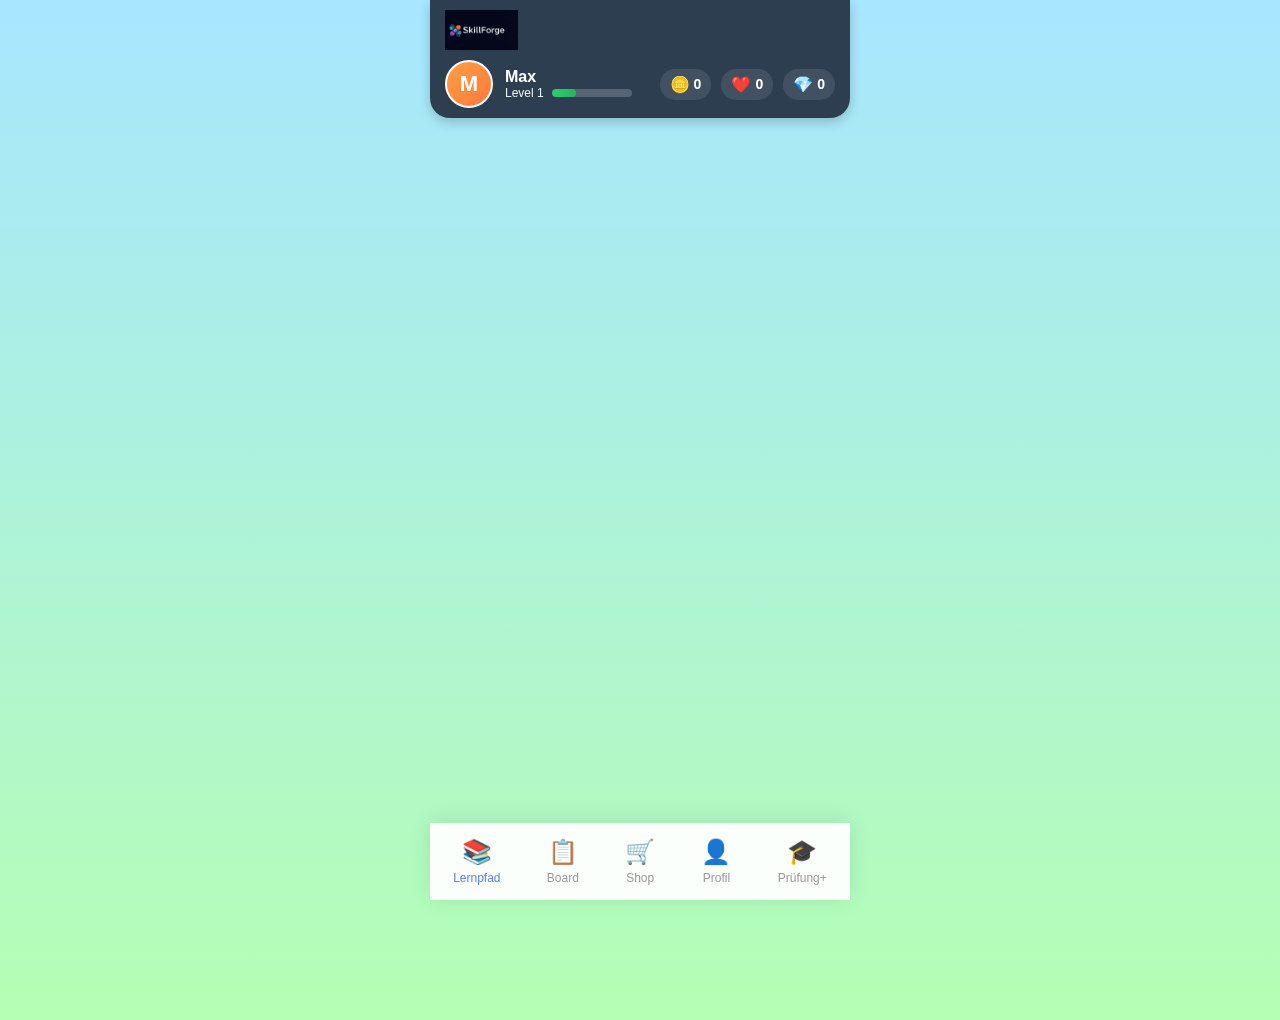
<file: index.html>
<!DOCTYPE html>
<html lang="de">
<head>
    <meta charset="UTF-8">
    <meta name="viewport" content="width=device-width, initial-scale=1.0">
    <title>SkillForge – Dein Lernabenteuer</title>
    <link rel="stylesheet" href="styles.css">

    <style>
        #pruefungPlusScreen.active {
            display: block !important;
        }
    </style>

    <style>
        .code-result-form {
            display: flex;
            flex-direction: column;
            gap: 20px;
        }
        .code-result-call {
            border: 1px solid #e0e0e0;
            border-radius: 8px;
            padding: 15px;
            background-color: #f9f9f9;
        }
        .code-result-call h4 {
            margin-top: 0;
            color: #333;
        }
        .param-table {
            width: 100%;
            border-collapse: collapse;
            margin-bottom: 15px;
            font-size: 0.9em;
        }
        .param-table th, .param-table td {
            border: 1px solid #ddd;
            padding: 8px;
            text-align: center;
        }
        .param-table th {
            background-color: #f2f2f2;
            font-weight: 600;
        }
        .code-result-row {
            display: flex;
            align-items: center;
            gap: 10px;
        }
        .code-result-row label {
            font-weight: 500;
        }
        .code-result-row input {
            flex-grow: 1;
        }

        /* KORREKTUR: Neue Stile für Syntax-Hervorhebung */
        pre.code-snippet {
            background-color: #2d2d2d;
            color: #f8f8f2;
            padding: 15px;
            border-radius: 8px;
            overflow-x: auto;
            white-space: pre-wrap;
            word-wrap: break-word;
        }
        .code-keyword { color: #ff79c6; font-weight: bold; }
        .code-variable { color: #8be9fd; }
        .code-operator { color: #f1fa8c; }
        .code-function-name { color: #50fa7b; }
        .code-params { color: #ffb86c; }

    </style>
</head>
<body>
    <div class="phone-container">

        <div class="skillforge-header">
            <div class="header-logo">
                <img src="data/skillforge_brand.png" alt="SkillForge Logo" />
            </div>

            <div class="header-user-area">
                <div class="user-info">
                    <div class="user-avatar">M</div>
                    <div class="user-details">
                        <div class="user-name">Max</div>
                        <div class="user-level-progress">
                            <div class="level-label" id="userLevel">Level 1</div>
                            <div class="xp-bar">
                                <div class="xp-fill" id="levelXpFill" style="width: 30%;"></div>
                            </div>
                        </div>
                    </div>
                </div>
                <div class="resources">
                    <div class="resource-item"><span class="coin-icon">🪙</span><span id="coinCount">0</span></div>
                    <div class="resource-item"><span class="heart-icon">❤️</span><span id="heartCount">0</span></div>
                    <div class="resource-item"><span class="gem-icon">💎</span><span id="gemCount">0</span></div>
                </div>
            </div>
        </div>

        <div class="learning-path active" id="mapScreen"></div>
        <div class="screen" id="boardScreen"><h2>Board (in Arbeit)</h2></div>
        <div class="screen" id="shopScreen"></div>
        <div class="screen" id="profileScreen"></div>

        <div class="screen" id="pruefungPlusScreen">
            </div>

        <div class="bottom-nav">
            <div class="nav-item active" data-screen="mapScreen"><div class="nav-icon">📚</div><div class="nav-label">Lernpfad</div></div>
            <div class="nav-item" data-screen="boardScreen"><div class="nav-icon">📋</div><div class="nav-label">Board</div></div>
            <div class="nav-item" data-screen="shopScreen"><div class="nav-icon">🛒</div><div class="nav-label">Shop</div></div>
            <div class="nav-item" data-screen="profileScreen"><div class="nav-icon">👤</div><div class="nav-label">Profil</div></div>
            <div class="nav-item" data-screen="pruefungPlusScreen"><div class="nav-icon">🎓</div><div class="nav-label">Prüfung+</div></div>
        </div>

        <div class="modal main-lern-modal" id="lernModal">
            <div class="modal-content lern-container">
                <div class="lern-header">
                    <h2 id="lernModalTitle">Lernen</h2>
                    <span class="close-button" id="closeLernBtn">&times;</span>
                </div>
                <div class="lern-nav">
                    <button class="lern-nav-btn active" data-tab="lernenTab">1. Lernen</button>
                    <button class="lern-nav-btn" data-tab="anwendenTab">2. Anwenden</button>
                    <button class="lern-nav-btn" data-tab="prüfenTab">3. Prüfen</button>
                </div>
                <div class="lern-content">
                    <div class="lern-tab active" id="lernenTab">
                        <h3>Beschreibung</h3>
                        <p id="lernenBeschreibung"></p>
                    </div>
                    <div class="lern-tab" id="anwendenTab">
                        <h3>Simulation</h3>
                        <p id="anwendenAnleitung"></p>
                        <div id="simulationInput" class="simulation-input"></div>
                        <button id="simulierenBtn" class="quiz-btn primary">Simulieren</button>
                        <div id="simulationOutput" class="simulation-output"></div>
                    </div>
                    <div class="lern-tab" id="prüfenTab">
                        <h3>Wissenstest</h3>
                        <p>Bist du bereit, dein Wissen zu testen?</p>
                        <button id="startQuizBtn" class="quiz-btn primary">Quiz starten</button>
                    </div>
                </div>
            </div>
        </div>

        <div class="modal zusatz-modal" id="zusatzModulModal">
            <div class="modal-content zusatz-container">
                <div class="lern-header">
                    <h2 id="zusatzModulTitle">Interaktives Modul</h2>
                    <span class="close-button" id="closeZusatzModulBtn">&times;</span>
                </div>
                <div class="zusatz-modul-content" id="zusatzModulContent"></div>
            </div>
        </div>

        <div class="modal quiz-modal" id="quizModal">
            <div class="quiz-container">
                <div class="quiz-header">
                    <div class="close-quiz" id="closeQuizBtn">&times;</div>
                    <div class="quiz-progress"><div class="progress-bar"><div id="progressFill" class="progress-fill" style="width:0"></div></div></div>
                    <div class="quiz-score">⭐ <span id="quizScore">0</span></div>
                </div>
                <div class="question-container">
                    <div id="questionNumber" class="question-number"></div>
                    <div id="questionText" class="question-text"></div>
                    <div id="answerOptions" class="answer-options"></div>
                </div>
                <div id="explanationBox" class="explanation-box"><div id="explanationText"></div></div>
                <div class="quiz-navigation">
                    <button id="prevBtn" class="quiz-btn secondary" style="display: none;">Zurück</button>
                    <button id="nextBtn" class="quiz-btn primary">Weiter</button>
                </div>
            </div>
        </div>

        <div class="modal quiz-modal" id="resultsModal">
            <div class="quiz-container results-container">
                <div id="resultEmoji" class="result-animation">🎉</div>
                <h2 id="resultTitle" class="result-title">Geschafft!</h2>
                <div class="result-score" id="finalScore">0/0</div>
                <div class="reward-container">
                    <div class="reward-title">Deine Belohnungen:</div>
                    <div class="rewards">
                        <div class="reward-item"><div class="reward-icon">🪙</div><div id="coinsEarned" class="reward-amount"></div><div class="reward-label">Münzen</div></div>
                        <div class="reward-item"><div class="reward-icon">⭐</div><div id="starsEarned" class="reward-amount"></div><div class="reward-label">Sterne</div></div>
                        <div class="reward-item"><div class="reward-icon">🎯</div><div id="xpEarned" class="reward-amount"></div><div class="reward-label">XP</div></div>
                    </div>
                </div>
                <div class="quiz-navigation">
                    <button id="reviewAnswersBtn" class="quiz-btn secondary">Antworten prüfen</button>
                    <button id="backToMapBtn" class="quiz-btn primary">Weiter</button>
                </div>
            </div>
        </div>
    </div>

    <script type="module" src="definitions.js" defer></script>
    <script type="module" src="data/lernfelder.js" defer></script>
    <script type="module" src="data/wissensgraph.js" defer></script>
    <script type="module" src="data/zusatzmodule.js" defer></script>
    <script type="module" src="services/lernlogik.service.js" defer></script>
    <script type="module" src="shopItems.js" defer></script>
    <script type="module" src="quizLogic.js" defer></script>
    <script type="module" src="zusatzModuleLogic.js" defer></script>
    <script type="module" src="uiLogic.js" defer></script>
    <script type="module" src="main.js" defer></script>
  </body>
</html>
</file>
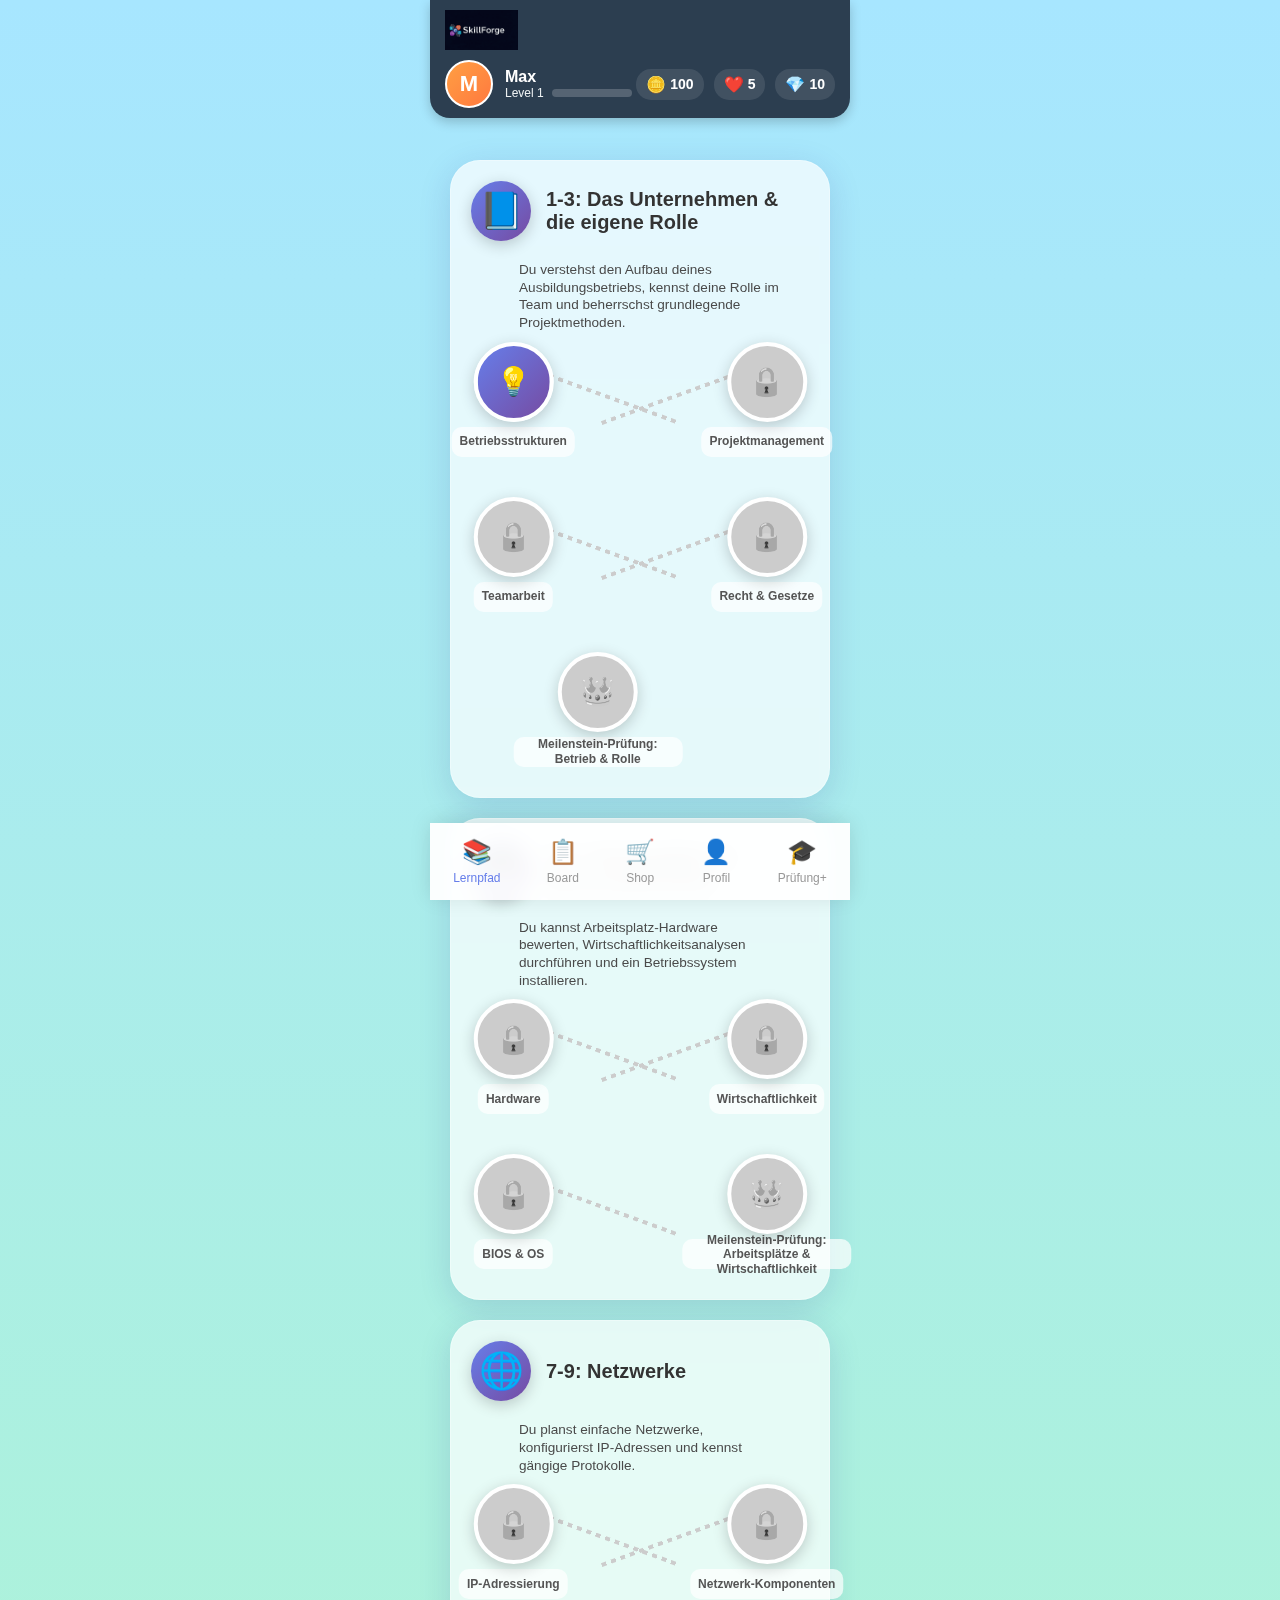
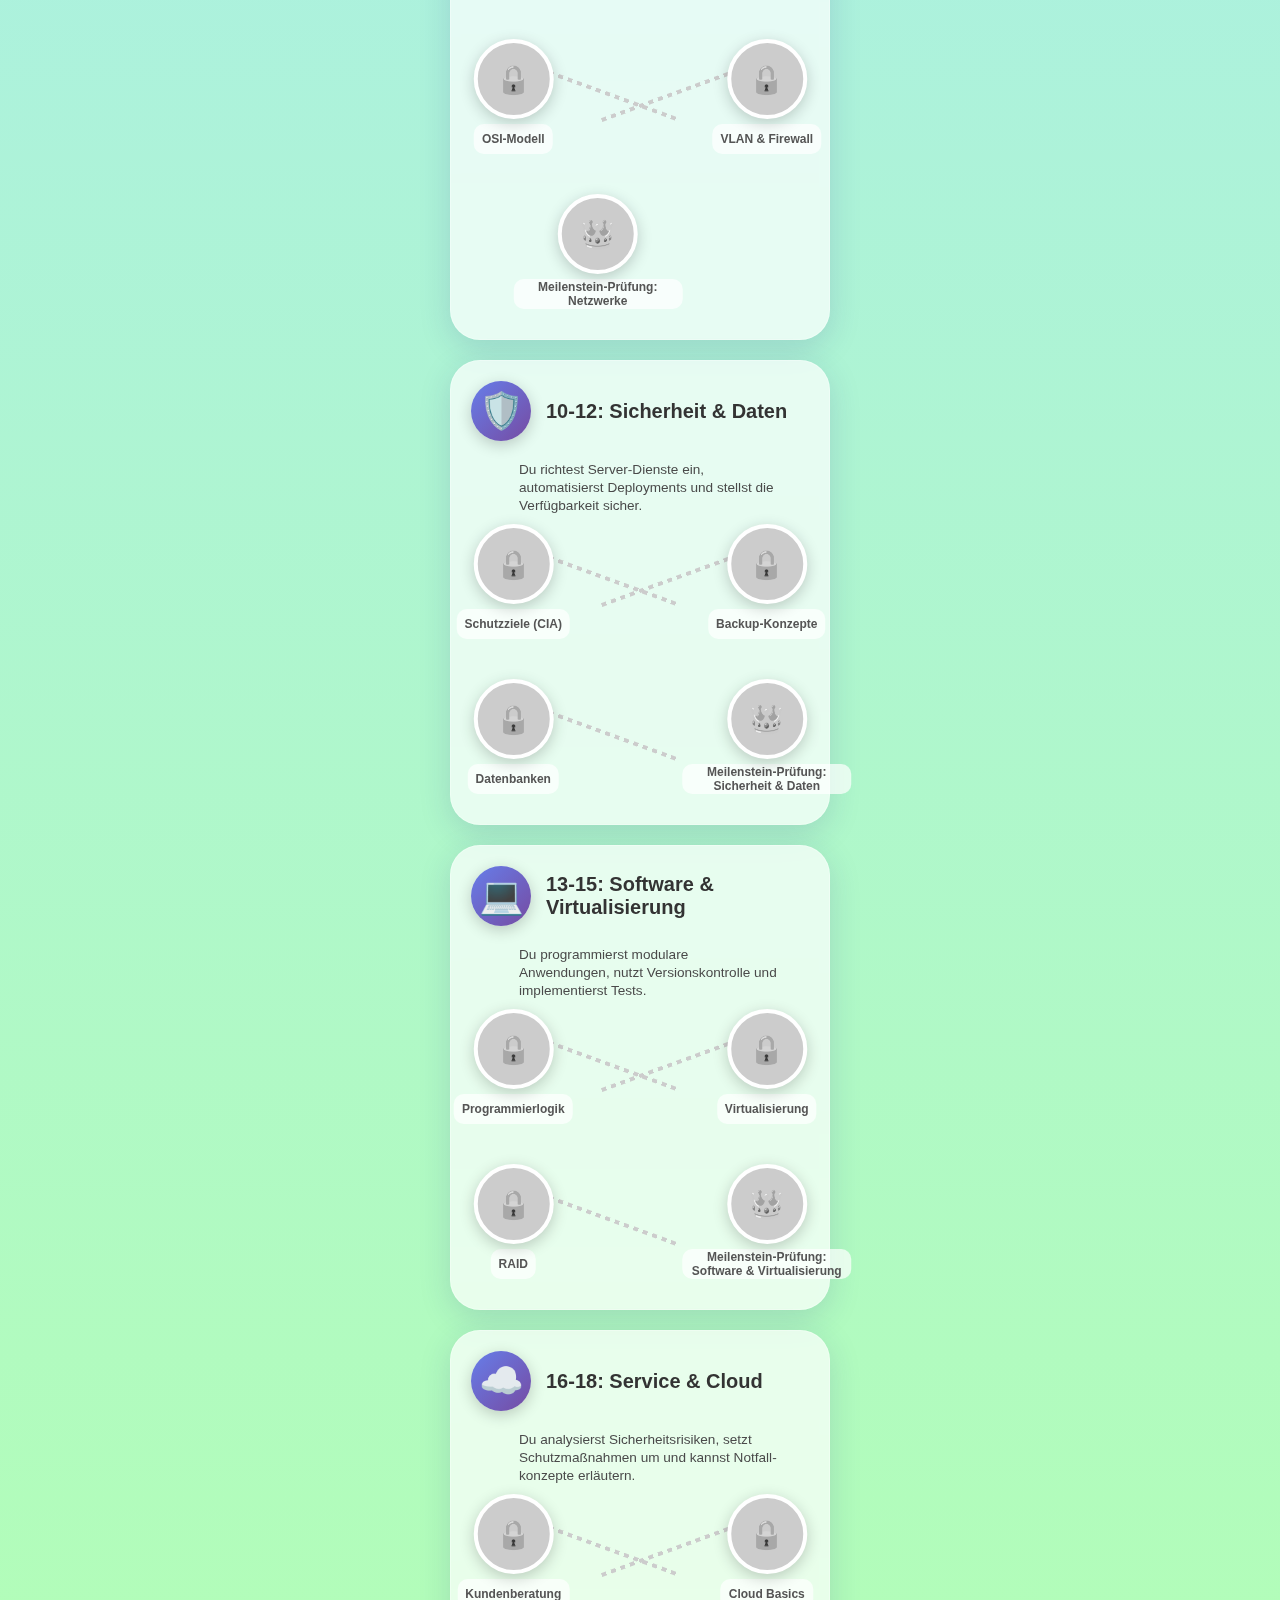
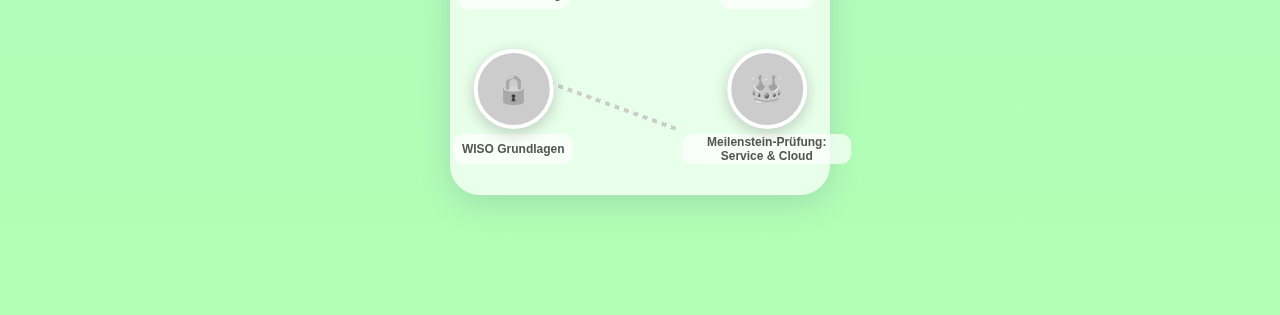
<file: skillpilot_main_new14072025-main/index.html>
<!DOCTYPE html>
<html lang="de">
<head>
    <meta charset="UTF-8">
    <meta name="viewport" content="width=device-width, initial-scale=1.0">
    <title>IHK Quest – Dein Lernabenteuer</title>
    <link rel="stylesheet" href="styles.css">

    <style>
        #pruefungPlusScreen.active {
            display: block !important;
        }
    </style>

    <style>
        .code-result-form {
            display: flex;
            flex-direction: column;
            gap: 20px;
        }
        .code-result-call {
            border: 1px solid #e0e0e0;
            border-radius: 8px;
            padding: 15px;
            background-color: #f9f9f9;
        }
        .code-result-call h4 {
            margin-top: 0;
            color: #333;
        }
        .param-table {
            width: 100%;
            border-collapse: collapse;
            margin-bottom: 15px;
            font-size: 0.9em;
        }
        .param-table th, .param-table td {
            border: 1px solid #ddd;
            padding: 8px;
            text-align: center;
        }
        .param-table th {
            background-color: #f2f2f2;
            font-weight: 600;
        }
        .code-result-row {
            display: flex;
            align-items: center;
            gap: 10px;
        }
        .code-result-row label {
            font-weight: 500;
        }
        .code-result-row input {
            flex-grow: 1;
        }

        /* KORREKTUR: Neue Stile für Syntax-Hervorhebung */
        pre.code-snippet {
            background-color: #2d2d2d;
            color: #f8f8f2;
            padding: 15px;
            border-radius: 8px;
            overflow-x: auto;
            white-space: pre-wrap;
            word-wrap: break-word;
        }
        .code-keyword { color: #ff79c6; font-weight: bold; }
        .code-variable { color: #8be9fd; }
        .code-operator { color: #f1fa8c; }
        .code-function-name { color: #50fa7b; }
        .code-params { color: #ffb86c; }

    </style>
</head>
<body>
    <div class="phone-container">

        <div class="skillforge-header">
            <div class="header-logo">
                <img src="data/skillforge_brand.png" alt="SkillForge Logo" />
            </div>

            <div class="header-user-area">
                <div class="user-info">
                    <div class="user-avatar">M</div>
                    <div class="user-details">
                        <div class="user-name">Max</div>
                        <div class="user-level-progress">
                            <div class="level-label" id="userLevel">Level 1</div>
                            <div class="xp-bar">
                                <div class="xp-fill" id="levelXpFill" style="width: 30%;"></div>
                            </div>
                        </div>
                    </div>
                </div>
                <div class="resources">
                    <div class="resource-item"><span class="coin-icon">🪙</span><span id="coinCount">0</span></div>
                    <div class="resource-item"><span class="heart-icon">❤️</span><span id="heartCount">0</span></div>
                    <div class="resource-item"><span class="gem-icon">💎</span><span id="gemCount">0</span></div>
                </div>
            </div>
        </div>

        <div class="learning-path active" id="mapScreen"></div>
        <div class="screen" id="boardScreen"><h2>Board (in Arbeit)</h2></div>
        <div class="screen" id="shopScreen"></div>
        <div class="screen" id="profileScreen"></div>

        <div class="screen" id="pruefungPlusScreen">
            </div>

        <div class="bottom-nav">
            <div class="nav-item active" data-screen="mapScreen"><div class="nav-icon">📚</div><div class="nav-label">Lernpfad</div></div>
            <div class="nav-item" data-screen="boardScreen"><div class="nav-icon">📋</div><div class="nav-label">Board</div></div>
            <div class="nav-item" data-screen="shopScreen"><div class="nav-icon">🛒</div><div class="nav-label">Shop</div></div>
            <div class="nav-item" data-screen="profileScreen"><div class="nav-icon">👤</div><div class="nav-label">Profil</div></div>
            <div class="nav-item" data-screen="pruefungPlusScreen"><div class="nav-icon">🎓</div><div class="nav-label">Prüfung+</div></div>
        </div>

        <div class="modal main-lern-modal" id="lernModal">
            <div class="modal-content lern-container">
                <div class="lern-header">
                    <h2 id="lernModalTitle">Lernen</h2>
                    <span class="close-button" id="closeLernBtn">&times;</span>
                </div>
                <div class="lern-nav">
                    <button class="lern-nav-btn active" data-tab="lernenTab">1. Lernen</button>
                    <button class="lern-nav-btn" data-tab="anwendenTab">2. Anwenden</button>
                    <button class="lern-nav-btn" data-tab="prüfenTab">3. Prüfen</button>
                </div>
                <div class="lern-content">
                    <div class="lern-tab active" id="lernenTab">
                        <h3>Beschreibung</h3>
                        <p id="lernenBeschreibung"></p>
                    </div>
                    <div class="lern-tab" id="anwendenTab">
                        <h3>Simulation</h3>
                        <p id="anwendenAnleitung"></p>
                        <div id="simulationInput" class="simulation-input"></div>
                        <button id="simulierenBtn" class="quiz-btn primary">Simulieren</button>
                        <div id="simulationOutput" class="simulation-output"></div>
                    </div>
                    <div class="lern-tab" id="prüfenTab">
                        <h3>Wissenstest</h3>
                        <p>Bist du bereit, dein Wissen zu testen?</p>
                        <button id="startQuizBtn" class="quiz-btn primary">Quiz starten</button>
                    </div>
                </div>
            </div>
        </div>

        <div class="modal zusatz-modal" id="zusatzModulModal">
            <div class="modal-content zusatz-container">
                <div class="lern-header">
                    <h2 id="zusatzModulTitle">Interaktives Modul</h2>
                    <span class="close-button" id="closeZusatzModulBtn">&times;</span>
                </div>
                <div class="zusatz-modul-content" id="zusatzModulContent"></div>
            </div>
        </div>

        <div class="modal quiz-modal" id="quizModal">
            <div class="quiz-container">
                <div class="quiz-header">
                    <div class="close-quiz" id="closeQuizBtn">&times;</div>
                    <div class="quiz-progress"><div class="progress-bar"><div id="progressFill" class="progress-fill" style="width:0"></div></div></div>
                    <div class="quiz-score">⭐ <span id="quizScore">0</span></div>
                </div>
                <div class="question-container">
                    <div id="questionNumber" class="question-number"></div>
                    <div id="questionText" class="question-text"></div>
                    <div id="answerOptions" class="answer-options"></div>
                </div>
                <div id="explanationBox" class="explanation-box"><div id="explanationText"></div></div>
                <div class="quiz-navigation">
                    <button id="prevBtn" class="quiz-btn secondary" style="display: none;">Zurück</button>
                    <button id="nextBtn" class="quiz-btn primary">Weiter</button>
                </div>
            </div>
        </div>

        <div class="modal quiz-modal" id="resultsModal">
            <div class="quiz-container results-container">
                <div id="resultEmoji" class="result-animation">🎉</div>
                <h2 id="resultTitle" class="result-title">Geschafft!</h2>
                <div class="result-score" id="finalScore">0/0</div>
                <div class="reward-container">
                    <div class="reward-title">Deine Belohnungen:</div>
                    <div class="rewards">
                        <div class="reward-item"><div class="reward-icon">🪙</div><div id="coinsEarned" class="reward-amount"></div><div class="reward-label">Münzen</div></div>
                        <div class="reward-item"><div class="reward-icon">⭐</div><div id="starsEarned" class="reward-amount"></div><div class="reward-label">Sterne</div></div>
                        <div class="reward-item"><div class="reward-icon">🎯</div><div id="xpEarned" class="reward-amount"></div><div class="reward-label">XP</div></div>
                    </div>
                </div>
                <div class="quiz-navigation">
                    <button id="reviewAnswersBtn" class="quiz-btn secondary">Antworten prüfen</button>
                    <button id="backToMapBtn" class="quiz-btn primary">Weiter</button>
                </div>
            </div>
        </div>
    </div>

    <script type="module" src="definitions.js" defer></script>
    <script type="module" src="data/lernfelder.js" defer></script>
    <script type="module" src="data/wissensgraph.js" defer></script>
    <script type="module" src="data/zusatzmodule.js" defer></script>
    <script type="module" src="services/lernlogik.service.js" defer></script>
    <script type="module" src="shopItems.js" defer></script>
    <script type="module" src="quizLogic.js" defer></script>
    <script type="module" src="zusatzModuleLogic.js" defer></script>
    <script type="module" src="uiLogic.js" defer></script>
    <script type="module" src="main.js" defer></script>
  </body>
</html>
</file>
<file: styles.css>
/* General Styles & Animations */
* {
    margin: 0;
    padding: 0;
    box-sizing: border-box;
}

body {
    font-family: -apple-system, BlinkMacSystemFont, 'Segoe UI', Roboto, Oxygen, Ubuntu, Cantarell, sans-serif;
    background: linear-gradient(180deg, #a7e6ff 0%, #b3ffb3 100%);
    min-height: 100vh;
    overflow-x: hidden;
    padding-top: 120px; 
}

.phone-container {
    width: 100%;
    max-width: 420px;
    margin: 0 auto;
    background: transparent;
    min-height: 100vh;
    position: relative;
    overflow: visible; 
}

@keyframes pulse {
    0% { box-shadow: 0 0 0 0 rgba(102, 126, 234, 0.7); }
    70% { box-shadow: 0 0 0 20px rgba(102, 126, 234, 0); }
    100% { box-shadow: 0 0 0 0 rgba(102, 126, 234, 0); }
}

.header-bar {
    display: none;
}

/* --- SkillForge Header --- */
.skillforge-header {
    position: fixed;
    top: 0;
    left: 0;
    right: 0;
    max-width: 420px;
    margin: 0 auto;
    background: #2C3E50; /* Tiefes Schieferblau für professionellen Look */
    color: white;
    padding: 10px 15px;
    display: flex;
    flex-direction: column;
    gap: 10px;
    z-index: 200;
    box-shadow: 0 4px 12px rgba(0, 0, 0, 0.2);
    border-bottom-left-radius: 20px;
    border-bottom-right-radius: 20px;
    animation: slideDown 0.4s ease-out; /* Animation beim Laden */
}

@keyframes slideDown {
    from { transform: translateY(-100%); opacity: 0; }
    to { transform: translateY(0); opacity: 1; }
}

.skillforge-header .header-logo {
    display: flex;
    align-items: center;
    gap: 10px; /* Reduzierter Abstand für besseres Layout */
    font-size: 22px; /* Angepasste Schriftgröße */
    font-weight: 700;
    opacity: 0.9;
}

.skillforge-header .header-logo img {
    height: 40px; /* Logo vergrößert für mehr Präsenz */
    width: auto;  
}

.skillforge-header .header-user-area {
    display: flex;
    justify-content: space-between;
    align-items: center;
}

.skillforge-header .user-info {
    display: flex;
    align-items: center;
    gap: 12px;
}

.skillforge-header .user-avatar {
    width: 48px;
    height: 48px;
    border-radius: 50%;
    background: linear-gradient(135deg, #FF9F43, #ff793f); /* Warmer Akzent-Gradient */
    display: flex;
    align-items: center;
    justify-content: center;
    font-weight: bold;
    font-size: 22px;
    border: 2px solid white;
}

.skillforge-header .user-details {
    display: flex;
    flex-direction: column;
}
.skillforge-header .user-name {
    font-weight: 600;
    font-size: 16px;
}

.skillforge-header .user-level-progress {
    display: flex;
    align-items: center;
    gap: 8px;
}

.skillforge-header .level-label {
    font-size: 12px;
    font-weight: 500;
    color: #ECF0F1; /* Helles Grau für Lesbarkeit auf dunklem Grund */
}

.skillforge-header .xp-bar {
    width: 80px;
    height: 8px;
    background-color: rgba(255, 255, 255, 0.2); /* Subtile Hintergrundspur */
    border-radius: 4px;
    overflow: hidden;
}

.skillforge-header .xp-fill {
    height: 100%;
    background: linear-gradient(90deg, #2ECC71, #28B463); /* Gradient für den XP-Balken für mehr visuellen Reiz */
    border-radius: 4px;
    transition: width 0.5s ease;
}

.skillforge-header .resources {
    display: flex;
    gap: 10px;
}

.skillforge-header .resource-item {
    display: flex;
    align-items: center;
    gap: 4px;
    background: rgba(255, 255, 255, 0.1); /* Moderner "Pill"-Look */
    padding: 6px 10px;
    border-radius: 15px;
    font-weight: 600;
    font-size: 14px;
}

.skillforge-header .coin-icon, 
.skillforge-header .heart-icon, 
.skillforge-header .gem-icon {
    font-size: 16px; /* Icons in den Ressourcen angepasst */
}
/* --- Ende SkillForge Header --- */

/* Learning Path Screen */
.learning-path {
    padding-top: 20px;
    padding-bottom: 100px;
    display: none; /* Standardmäßig ausblenden */
}
.learning-path.active {
    display: block; /* Nur anzeigen, wenn aktiv */
}

.topic-world {
    background: rgba(255, 255, 255, 0.7);
    border-radius: 30px;
    padding: 20px;
    margin: 20px;
    box-shadow: 0 8px 32px 0 rgba(31, 38, 135, 0.15);
    backdrop-filter: blur(4px);
    border: 1px solid rgba(255, 255, 255, 0.3);
}

.topic-header {
    display: flex;
    align-items: center;
    gap: 15px;
    margin-bottom: 20px;
}

.topic-icon {
    font-size: 36px;
    background: linear-gradient(135deg, #667eea 0%, #764ba2 100%);
    width: 60px;
    height: 60px;
    border-radius: 50%;
    display: flex;
    align-items: center;
    justify-content: center;
    color: white;
    box-shadow: 0 4px 15px rgba(0,0,0,0.2);
    flex-shrink: 0;
}

.topic-title {
    font-size: 20px;
    font-weight: bold;
    color: #333;
}

.quiz-path {
    display: flex;
    flex-wrap: wrap;
    gap: 20px 0; /* Add vertical gap */
    justify-content: center;
    position: relative;
}

.quiz-node {
    width: 50%; /* Each node takes half the width */
    cursor: pointer;
    transition: transform 0.3s ease;
    text-align: center;
    display: flex;
    flex-direction: column;
    align-items: center;
    position: relative;
    padding: 10px 0;
}
/* Alternate node alignment for zig-zag path */
.quiz-node:nth-child(odd) {
    align-self: flex-start;
    transform: translateX(-25%);
}
.quiz-node:nth-child(even) {
    align-self: flex-end;
    transform: translateX(25%);
}
.quiz-node:hover {
    transform: scale(1.05) translateX(var(--translateX, 0));
}
.quiz-node:nth-child(odd):hover { --translateX: -25%; }
.quiz-node:nth-child(even):hover { --translateX: 25%; }


/* Path Connector Lines */
.quiz-node:not(:last-child)::after {
    content: '';
    position: absolute;
    width: 100%;
    height: 4px;
    background: repeating-linear-gradient(90deg, #ccc, #ccc 5px, transparent 5px, transparent 10px);
    top: 50px; /* Vertically center on the button */
    z-index: -1;
}
.quiz-node.path-completed:not(:last-child)::after {
    background: linear-gradient(90deg, #11998e, #38ef7d);
}

/* Adjust connector direction */
.quiz-node:nth-child(odd)::after {
    right: -50%;
    transform-origin: left;
    transform: rotate(20deg) translateY(-20px);
}
.quiz-node:nth-child(even)::after {
    left: -50%;
    transform-origin: right;
    transform: rotate(-20deg) translateY(-20px);
}


.quiz-button {
    width: 80px;
    height: 80px;
    border-radius: 50%;
    border: 4px solid #fff;
    display: flex;
    flex-direction: column;
    align-items: center;
    justify-content: center;
    font-weight: bold;
    color: white;
    box-shadow: 0 4px 15px rgba(0,0,0,0.2);
    margin: 0 auto 5px;
    position: relative;
    z-index: 1; /* Ensure button is above the path line */
}

.quiz-icon {
    font-size: 28px;
}

.quiz-label {
    font-size: 12px;
    font-weight: 600;
    color: #555;
    line-height: 1.2;
    height: 30px;
    display: flex;
    align-items: center;
    justify-content: center;
    background: rgba(255,255,255,0.7);
    padding: 2px 8px;
    border-radius: 10px;
}

.quiz-button.level-completed { background: linear-gradient(135deg, #11998e 0%, #38ef7d 100%); }
.quiz-button.level-current { background: linear-gradient(135deg, #667eea 0%, #764ba2 100%); animation: pulse 2s infinite; }
.quiz-button.level-locked { background: #ccc; color: #999; }
.quiz-button.level-locked .quiz-icon { filter: grayscale(1); }

.boss-node .quiz-button {
    background: linear-gradient(135deg, #FF6B6B 0%, #4ECDC4 100%);
}
.boss-node.level-locked .quiz-button {
    background: #ccc;
}
.level-stars { position: absolute; bottom: -5px; display: flex; gap: 1px; font-size: 14px; background: rgba(0,0,0,0.2); padding: 1px 5px; border-radius: 10px; }
.star { color: #FFD700; text-shadow: 0 0 2px black; }

/* Generic Screens & Bottom Nav */
.screen { display: none; padding: 20px 20px 100px 20px; min-height: 100vh; }
.screen.active { display: block; animation: fadeIn 0.3s ease-out; }
@keyframes fadeIn { from { opacity: 0; } to { opacity: 1; } }

.bottom-nav {
    position: fixed; bottom: 0; left: 0; right: 0;
    background: rgba(255, 255, 255, 0.95); backdrop-filter: blur(10px);
    display: flex; justify-content: space-around; padding: 10px 0;
    max-width: 420px; margin: 0 auto; box-shadow: 0 -2px 20px rgba(0,0,0,0.1);
}
.nav-item {
    display: flex; flex-direction: column; align-items: center;
    gap: 5px; padding: 5px 20px; cursor: pointer;
    transition: all 0.3s ease; color: #999;
}
.nav-item.active, .nav-item:hover { color: #667eea; }
.nav-icon { font-size: 24px; }
.nav-label { font-size: 12px; }

/* === Modal Base Styles === */
/* All modals share this base for the overlay */
.modal {
    position: fixed;
    top: 0;
    left: 0;
    right: 0;
    bottom: 0;
    background: rgba(0,0,0,0.6);
    display: none; /* Hidden by default */
    align-items: center;
    justify-content: center;
    z-index: 1000;
    padding: 20px;
    overflow-y: auto; /* Allow scrolling for the entire modal overlay */
    -webkit-overflow-scrolling: touch;
}

.modal.active {
    display: flex; /* Shown when active */
    animation: fadeIn 0.3s;
}

@keyframes slideUp { 
    from { opacity: 0; transform: translateY(50px); } 
    to { opacity: 1; transform: translateY(0); } 
}

/* Common style for the content container of all modals */
.modal-content {
    background: white;
    border-radius: 30px;
    padding: 20px;
    max-width: 380px; /* Default max-width, can be overridden */
    width: 100%;
    max-height: 90vh; /* Max height for content to allow internal scrolling */
    display: flex;
    flex-direction: column;
    position: relative;
    animation: slideUp 0.3s ease-out;
    box-shadow: 0 4px 20px rgba(0, 0, 0, 0.25);
    box-sizing: border-box; /* Include padding in width/height */
    overflow-y: auto; /* Important: Allows content INSIDE the modal to scroll */
}

.modal-content .close-button {
    position: absolute;
    top: 15px;
    right: 20px;
    font-size: 28px;
    cursor: pointer;
    color: #888;
    z-index: 10; /* Ensure button is on top */
}

.modal-content .close-button:hover {
    color: #000;
}

/* --- Specific Lern-Modal Styles (Main Learning Modal) --- */
.main-lern-modal .lern-header { 
    display: flex; 
    justify-content: space-between; 
    align-items: center; 
    margin-bottom: 20px; 
    flex-shrink: 0; /* Prevent header from shrinking */
}
.main-lern-modal #lernModalTitle { 
    font-size: 22px; 
    color: #333; 
}

.main-lern-modal .lern-nav { 
    display: flex; 
    gap: 10px; 
    margin-bottom: 20px; 
    border-bottom: 1px solid #eee; 
    padding-bottom: 10px; 
    flex-shrink: 0; /* Prevent nav from shrinking */
}
.main-lern-modal .lern-nav-btn {
    flex: 1; 
    border: none; 
    background: transparent; 
    padding: 10px;
    font-size: 16px; 
    font-weight: 600; 
    color: #999; 
    cursor: pointer;
    border-bottom: 3px solid transparent;
    transition: color 0.2s, border-bottom-color 0.2s;
}
.main-lern-modal .lern-nav-btn.active { 
    color: #667eea; 
    border-bottom-color: #667eea; 
}

.main-lern-modal .lern-content { 
    flex-grow: 1; /* Allows content to take available space */
    overflow-y: auto; /* Enables scrolling for the tab content */
    padding-right: 5px; /* Small padding for scrollbar if present */
}
.main-lern-modal .lern-tab { 
    display: none; 
}
.main-lern-modal .lern-tab.active { 
    display: block; 
    animation: fadeIn 0.4s;
}

/* Styles specific to input/output within "Anwenden" tab */
#lernenBeschreibung, #anwendenAnleitung { 
    line-height: 1.6; 
    margin-bottom: 15px; 
}

.simulation-input { 
    display: grid; /* Changed to grid for better layout */
    grid-template-columns: repeat(auto-fit, minmax(150px, 1fr)); /* Responsive columns */
    gap: 15px; 
    margin: 20px 0; 
}
.simulation-input label { 
    font-weight: 600; 
    font-size: 14px; 
    display: block;
    margin-bottom: 5px;
}
.simulation-input input, 
.simulation-input select {
    padding: 10px; 
    border-radius: 8px; 
    border: 1px solid #ccc;
    font-size: 16px; 
    width: 100%;
    box-sizing: border-box;
}

.simulation-output {
    margin-top: 20px; 
    padding: 15px; 
    border-radius: 8px;
    background: #f8f9ff; 
    border: 1px solid #e0e0e0;
    white-space: pre-wrap; 
    font-family: monospace;
    max-height: 150px; 
    overflow-y: auto; 
}

/* --- Quiz Modal & Results Modals --- */
/* Quiz modal has its own content container style */
.quiz-modal .quiz-container {
    background: white; 
    border-radius: 30px; 
    padding: 20px;
    max-width: 350px; 
    width: 100%; 
    max-height: 85vh; /* Allow for scrolling */
    animation: slideUp 0.3s ease-out;
    display: flex; 
    flex-direction: column;
    overflow-y: auto; /* Enable scrolling for quiz content */
}

.quiz-header { display: flex; justify-content: space-between; align-items: center; margin-bottom: 20px; }
.close-quiz { 
    width: 40px; height: 40px; border-radius: 50%; background: #f5f5f5; 
    display: flex; align-items: center; justify-content: center; 
    cursor: pointer; font-size: 24px; transition: all 0.3s ease;
}
.close-quiz:hover { background: #e0e0e0; }

.quiz-progress { flex: 1; margin: 0 20px; }
.progress-bar { height: 10px; background: #e0e0e0; border-radius: 5px; overflow: hidden; }
.progress-fill { height: 100%; background: linear-gradient(90deg, #667eea 0%, #764ba2 100%); transition: width 0.3s ease; }
.quiz-score { font-weight: 600; color: #667eea; font-size: 18px; }

.question-container { margin-bottom: 20px; }
.question-number { font-size: 14px; color: #666; margin-bottom: 10px; }
.question-text { font-size: 18px; font-weight: 600; margin-bottom: 20px; line-height: 1.4; }
.answer-options { display: flex; flex-direction: column; gap: 12px; }
.answer-option {
    padding: 15px; border: 2px solid #e0e0e0; border-radius: 15px;
    cursor: pointer; transition: all 0.3s ease; font-size: 16px; background: #fff;
}
.answer-option:hover { border-color: #667eea; background: #f8f9ff; transform: translateX(5px); }
.answer-option.selected { border-color: #667eea; background: #f8f9ff; }
.answer-option.correct { border-color: #4CAF50; background: #e8f5e9; animation: correctPulse 0.5s ease; }
.answer-option.incorrect { border-color: #f44336; background: #ffebee; animation: shake 0.5s ease; }
@keyframes correctPulse { 0% { transform: scale(1); } 50% { transform: scale(1.05); } 100% { transform: scale(1); } }
@keyframes shake { 0%, 100% { transform: translateX(0); } 25% { transform: translateX(-10px); } 75% { transform: translateX(10px); } }

.explanation-box {
    background: #f8f9ff; border-left: 4px solid #667eea;
    padding: 15px; margin-top: 15px; border-radius: 8px;
    display: none; animation: slideDown 0.3s ease-out;
}
.explanation-box.show { display: block; }
.explanation-box .definition-link { color: #667eea; text-decoration: underline; cursor: pointer; }

.quiz-navigation { display: flex; gap: 10px; margin-top: 20px; }
.quiz-btn { flex: 1; padding: 15px; border: none; border-radius: 15px; font-weight: 600; font-size: 16px; cursor: pointer; transition: all 0.3s ease; }
.quiz-btn.primary { background: linear-gradient(135deg, #667eea 0%, #764ba2 100%); color: white; }
.quiz-btn.secondary { background: #f5f5f5; color: #666; }
.quiz-btn:hover { transform: scale(1.02); }
.quiz-btn:disabled { opacity: 0.5; cursor: not-allowed; transform: scale(1); }

.results-container { text-align: center; }
.result-animation { font-size: 80px; margin-bottom: 20px; animation: resultBounce 0.5s ease-out; }
@keyframes resultBounce { 0% { transform: scale(0); } 50% { transform: scale(1.2); } 100% { transform: scale(1); } }
.result-title {
    font-size: 28px; font-weight: 600; margin-bottom: 10px;
    background: linear-gradient(135deg, #667eea 0%, #764ba2 100%);
    background-clip: text;
    -webkit-background-clip: text; 
    -webkit-text-fill-color: transparent;
}
.result-score { font-size: 48px; font-weight: bold; color: #667eea; margin-bottom: 20px; }
.reward-container { background: #f8f9ff; border-radius: 20px; padding: 20px; margin-bottom: 20px; }
.reward-title { font-weight: 600; margin-bottom: 15px; color: #667eea; }
.rewards { display: flex; justify-content: center; gap: 30px; }
.reward-item { display: flex; flex-direction: column; align-items: center; gap: 5px; }
.reward-icon { font-size: 40px; animation: rewardPop 0.5s ease-out 0.2s both; }
@keyframes rewardPop { 0% { transform: scale(0) rotate(0); } 50% { transform: scale(1.2) rotate(180deg); } 100% { transform: scale(1) rotate(360deg); } }
.reward-amount { font-size: 24px; font-weight: bold; color: #667eea; }
.reward-label { font-size: 14px; color: #666; }

/* Definition Popup Styles */
.definition-popup {
    position: fixed; top: 0; left: 0; right: 0; bottom: 0;
    background: rgba(0,0,0,0.5); display: none;
    align-items: center; justify-content: center; z-index: 2000; padding: 20px;
}
.definition-popup.show { display: flex; animation: fadeIn 0.2s; }
.definition-content {
    background: #fff; border-radius: 20px; padding: 30px;
    max-width: 350px; width: 100%; max-height: 80vh; overflow-y: auto;
    position: relative; animation: popupIn 0.3s ease-out;
}
@keyframes popupIn { from { opacity: 0; transform: scale(0.9); } to { opacity: 1; transform: scale(1); } }
.definition-close {
    position: absolute; top: 15px; right: 15px; width: 30px; height: 30px; border-radius: 50%;
    background: #f5f5f5; display: flex; align-items: center; justify-content: center;
    cursor: pointer; font-size: 20px;
}
.definition-title { font-size: 24px; font-weight: 600; margin-bottom: 20px; color: #667eea; }
.popup-section { margin-bottom: 20px; }
.popup-section-title { font-weight: 600; margin-bottom: 10px; display: flex; align-items: center; gap: 5px; }
.example-box { background: #f8f9ff; border-left: 4px solid #667eea; padding: 15px; margin-top: 15px; border-radius: 8px; }
.formula-box { background: #f5f5f5; padding: 15px; border-radius: 8px; font-family: monospace; text-align: center; margin: 10px 0; }
.comparison-table { width: 100%; border-collapse: collapse; margin-top: 10px; font-size: 14px; }
.comparison-table th, .comparison-table td { padding: 10px; text-align: left; border-bottom: 1px solid #e0e0e0; }
.comparison-table th { background: #f5f5f5; font-weight: 600; }

/* Notification Popup */
.notification-popup {
    position: fixed;
    top: 90px;
    left: 50%;
    transform: translateX(-50%);
    background: rgba(0,0,0,0.8);
    color: white;
    padding: 15px 25px;
    border-radius: 25px;
    font-weight: 600;
    z-index: 2000;
    max-width: 90%;
    text-align: center;
    animation: notificationSlideIn 0.3s ease-out;
}

@keyframes notificationSlideIn {
    from { opacity: 0; transform: translateX(-50%) translateY(-20px); }
    to { opacity: 1; transform: translateX(-50%) translateY(0); }
}

@keyframes notificationSlideOut {
    from { opacity: 1; transform: translateX(-50%) translateY(0); }
    to { opacity: 0; transform: translateX(-50%) translateY(-20px); }
}

/* Outcome-Text unter jedem Themen-Block */
.world-outcome {
    margin: 6px 0 0 48px;
    font-size: 0.85rem;
    color: #4a4a4a;
    line-height: 1.3;
    max-width: 260px;
}

/* --- Shop Styles --- */
.shop-grid {
    display: grid;
    grid-template-columns: repeat(2, 1fr);
    gap: 20px;
    margin-top: 20px;
}
.shop-item {
    background: rgba(255, 255, 255, 0.7);
    border-radius: 20px;
    padding: 15px;
    text-align: center;
    box-shadow: 0 4px 15px rgba(0,0,0,0.1);
    border: 1px solid rgba(255, 255, 255, 0.3);
}
.shop-item-image-wrapper {
    background-color: #e0e6f8;
    border-radius: 15px;
    padding: 10px;
    margin-bottom: 10px;
    height: 120px;
    display: flex;
    align-items: center;
    justify-content: center;
}
.shop-item-image {
    width: 100%;
    height: auto;
    max-width: 100px;
}
.shop-item-name {
    font-weight: bold;
    font-size: 16px;
    margin-bottom: 5px;
}
.shop-item-desc {
    font-size: 13px;
    color: #666;
    margin-bottom: 15px;
    min-height: 30px;
}
.shop-item-buy-button {
    background: linear-gradient(135deg, #11998e 0%, #38ef7d 100%);
    color: white;
    border: none;
    border-radius: 15px;
    padding: 10px 20px;
    font-weight: bold;
    font-size: 16px;
    cursor: pointer;
    width: 100%;
    transition: transform 0.2s;
}
.shop-item-buy-button:hover {
    transform: scale(1.05);
}

/* --- Profile Styles --- */
.profile-card {
    background: rgba(255, 255, 255, 0.7);
    border-radius: 30px;
    padding: 30px 20px;
    text-align: center;
    margin-top: 20px;
    margin-bottom: 30px;
}
.profile-avatar-wrapper {
    position: relative;
    width: 120px;
    height: 120px;
    margin: 0 auto 15px;
}
.profile-avatar {
    width: 100%;
    height: 100%;
    border-radius: 50%;
    border: 5px solid white;
    box-shadow: 0 4px 15px rgba(0,0,0,0.2);
}
.avatar-upload-btn {
    position: absolute;
    bottom: 5px;
    right: 5px;
    width: 35px;
    height: 35px;
    border-radius: 50%;
    background: #667eea;
    color: white;
    border: 2px solid white;
    cursor: pointer;
    display: flex;
    align-items: center;
    justify-content: center;
    font-size: 18px;
}
.profile-name {
    font-size: 24px;
    font-weight: bold;
}
.profile-level {
    font-size: 16px;
    color: #666;
    margin-bottom: 20px;
}
.xp-bar-container {
    text-align: left;
}
.xp-label {
    font-size: 12px;
    margin-bottom: 5px;
    color: #333;
}
.profile-card .xp-bar {
    height: 12px;
    background: #e0e0e0;
    border-radius: 6px;
    overflow: hidden;
    width: 100%;
}
.profile-card .xp-bar-fill {
    height: 100%;
    background: linear-gradient(90deg, #11998e 0%, #38ef7d 100%);
    border-radius: 6px;
    transition: width 0.5s ease-out;
}
.frame-inventory {
    display: flex;
    flex-wrap: wrap;
    gap: 15px;
    margin-top: 10px;
}
.inventory-item {
    width: 90px;
    height: 90px;
    padding: 5px;
}
.inventory-item img {
    max-width: 100%;
    max-height: 100%;
}

/* --- Milestone / Boss Quiz Styles --- */
.boss-quiz-node {
    width: 100%;
    margin-top: 20px;
    padding: 15px;
    background: rgba(255, 255, 255, 0.5);
    border-radius: 20px;
    cursor: pointer;
    text-align: center;
    border-top: 2px solid rgba(255, 215, 0, 0.8);
    border-bottom: 2px solid rgba(255, 215, 0, 0.8);
    transition: transform 0.3s, box-shadow 0.3s;
}

.boss-quiz-node:hover {
    transform: translateY(-5px);
    box-shadow: 0 10px 20px rgba(0,0,0,0.1);
}

.quiz-button.boss {
    background: linear-gradient(135deg, #ffc371 0%, #ff5f6d 100%);
    width: 90px;
    height: 90px;
}

.quiz-button.boss.level-completed {
    background: linear-gradient(135deg, #11998e 0%, #38ef7d 100%);
    filter: saturate(0.8);
}

#showAnswersBtn {
    width: 100%;
    margin-top: 20px;
}
/* =================================================== */
/* Improved Styling for Wiederholungs-Karte */
/* =================================================== */

.wiederholungs-container {
    padding: 20px;
    animation: fadeIn 0.5s ease-out;
}

.wiederholungs-header {
    text-align: center;
    font-size: 24px;
    font-weight: bold;
    color: #2c3e50;
    margin-bottom: 10px;
}

.wiederholungs-subheader {
    text-align: center;
    font-size: 16px;
    color: #34495e;
    margin-bottom: 30px;
}

.lern-card.wiederholung-card {
    background: linear-gradient(135deg, #ffffff 0%, #f8f9ff 100%);
    border: 2px solid #667eea;
    flex-direction: column; /* Changed direction for better layout */
    gap: 15px;
    text-align: center;
}

.wiederholung-card .card-icon {
    background: #667eea;
    color: white;
    width: 60px;
    height: 60px;
    border-radius: 50%;
    display: flex;
    align-items: center;
    justify-content: center;
    font-size: 32px;
}

.wiederholung-card .card-title {
    font-size: 20px;
}

.wiederholung-card .card-description {
    font-size: 15px;
    max-width: 80%;
    margin: 0 auto; /* Center description */
}

.wiederholung-card .card-meta {
    justify-content: center; /* Center meta info */
}

/* New, fancy button */
.wiederholung-btn {
    background: linear-gradient(135deg, #667eea 0%, #764ba2 100%);
    color: white;
    border: none;
    border-radius: 15px;
    padding: 15px 30px;
    font-weight: bold;
    font-size: 18px;
    cursor: pointer;
    width: 100%;
    margin-top: 20px;
    transition: transform 0.2s, box-shadow 0.2s;
    box-shadow: 0 4px 15px rgba(118, 75, 162, 0.3);
}

.wiederholung-btn:hover {
    transform: translateY(-2px);
    box-shadow: 0 6px 20px rgba(118, 75, 162, 0.4);
}

/* =================================================== */
/* Styling for Zusatzmodule ("Prüfung+") */
/* =================================================== */

#pruefungPlusScreen {
    display: none; /* Controlled via JS */
    padding: 20px 15px 100px 15px;
}

.pruefung-plus-grid {
    display: grid;
    grid-template-columns: 1fr;
    gap: 20px;
    margin-top: 20px;
}

.zusatz-modul-card {
    background: linear-gradient(135deg, #ffffff 0%, #f8f9ff 100%);
    border-radius: 20px;
    padding: 20px;
    box-shadow: 0 8px 32px 0 rgba(31, 38, 135, 0.1);
    border: 1px solid rgba(255, 255, 255, 0.3);
    cursor: pointer;
    transition: transform 0.2s, box-shadow 0.2s;
    display: flex;
    gap: 15px;
    align-items: center;
}

.zusatz-modul-card:not(.locked):hover {
    transform: translateY(-5px);
    box-shadow: 0 12px 35px rgba(31, 38, 135, 0.15);
}

.zusatz-modul-card.locked {
    cursor: not-allowed;
    background: #e9ecef;
    opacity: 0.7;
}

.zusatz-modul-icon {
    font-size: 36px;
    width: 60px;
    height: 60px;
    flex-shrink: 0;
    display: flex;
    align-items: center;
    justify-content: center;
    background-color: #e0e6f8;
    border-radius: 15px;
}

.zusatz-modul-card.locked .zusatz-modul-icon {
    filter: grayscale(1);
}

.zusatz-modul-details h3 {
    margin: 0;
    font-size: 18px;
    color: #2c3e50;
}

.zusatz-modul-details p {
    margin: 5px 0 0;
    font-size: 14px;
    color: #555;
    line-height: 1.4;
}

/* --- Styling for Subnetz-Rechner (Subnet Calculator) --- */
.subnet-aufgabe {
    background-color: #f8f9fa;
    padding: 15px;
    border-radius: 10px;
    margin-bottom: 20px;
    border: 1px solid #dee2e6;
}

.subnet-aufgabe p {
    font-size: 16px;
    font-weight: 500;
}

.subnet-aufgabe code {
    font-family: monospace;
    background-color: #e9ecef;
    padding: 2px 5px;
    border-radius: 4px;
    font-size: 1.1em;
}

.subnet-form {
    display: grid;
    grid-template-columns: auto 1fr;
    gap: 15px;
    align-items: center;
}

.subnet-form label {
    font-weight: 600;
}

.subnet-form input {
    padding: 10px;
    border-radius: 8px;
    border: 1px solid #ccc;
    font-size: 16px;
    font-family: monospace;
    transition: border-color 0.2s;
}

.subnet-form input.correct {
    border-color: #28a745;
    background-color: #e9f7ef;
}
.subnet-form input.incorrect {
    border-color: #dc3545;
    background-color: #f8d7da;
}

.feedback-box {
    margin-top: 20px;
    padding: 15px;
    border-radius: 8px;
    text-align: center;
    font-weight: 500;
}
.feedback-box.correct { background-color: #e9f7ef; color: #155724; }
.feedback-box.incorrect { background-color: #f8d7da; color: #721c24; }

/* --- Styling for OSI-Matcher --- */
.osi-matcher-container {
    display: flex;
    flex-direction: column;
    gap: 20px;
}

.osi-drop-container {
    display: flex;
    gap: 15px;
    /* On smaller screens, stack these elements */
    flex-direction: column; 
}

.osi-dropzones, .osi-source-items {
    padding: 10px;
    border-radius: 10px;
    background-color: #f1f3f5;
}

.osi-dropzones {
    flex-grow: 1;
    display: flex;
    flex-direction: column;
    gap: 10px;
}

.osi-source-items {
    flex-basis: auto; /* Allow items to take natural height */
    flex-shrink: 0;
    display: flex; /* Make source items lay out horizontally on larger screens */
    flex-wrap: wrap; /* Allow items to wrap */
    gap: 8px; /* Gap between source items */
    justify-content: center;
}

.osi-dropzone {
    padding: 10px;
    border: 2px dashed #adb5bd;
    border-radius: 8px;
    min-height: 50px;
    transition: background-color 0.2s;
    display: flex; /* Allow dropped items to sit nicely */
    align-items: center;
    justify-content: center;
    flex-wrap: wrap; /* If multiple items can be dropped */
}

.osi-dropzone.drag-over {
    background-color: #dee2e6;
}

.osi-dropzone-title {
    font-weight: bold;
    font-size: 14px;
    margin-bottom: 5px;
    color: #495057;
    text-align: center;
}

.osi-item {
    background-color: white;
    padding: 8px 12px;
    border-radius: 20px;
    cursor: grab;
    margin-bottom: 8px; /* Keep margin for stacking in source, adjust in dropzone */
    text-align: center;
    box-shadow: 0 2px 4px rgba(0,0,0,0.05);
    transition: background-color 0.2s, border-color 0.2s;
    border: 1px solid #ced4da;
    flex-shrink: 0; /* Prevent items from shrinking in flex containers */
}

.osi-item.dragging {
    opacity: 0.5;
}

.osi-item.correct { background-color: #e9f7ef; border-color: #28a745; }
.osi-item.incorrect { background-color: #f8d7da; border-color: #dc3545; }

/* Media Queries */
@media (min-width: 600px) {
    .osi-drop-container {
        flex-direction: row; /* Side-by-side on larger screens */
    }

    .osi-dropzones {
        flex: 2; /* Give dropzones more space */
    }

    .osi-source-items {
        flex-basis: 150px; /* Fixed width for source items column */
        flex-direction: column; /* Stack source items vertically */
        align-items: center; /* Center items in the source column */
    }

    .osi-item {
        width: 100%; /* Make items fill the source column width */
        margin-bottom: 10px; /* Adjust margin for vertical stacking */
    }
}

@media (max-width: 768px) {
    .modal-content {
        max-width: 95%;
        max-height: 95vh;
        padding: 15px;
    }

    .main-lern-modal .lern-header {
        flex-direction: column;
        align-items: flex-start;
    }

    .main-lern-modal #lernModalTitle {
        font-size: 20px;
        margin-bottom: 10px;
    }

    .main-lern-modal .close-button {
        top: 10px;
        right: 10px;
        font-size: 24px;
    }

    .simulation-input {
        grid-template-columns: 1fr; /* Single column on small screens */
    }
}
/* TODO: Removed an extraneous closing curly brace '}' that was causing a syntax error and preventing subsequent CSS rules from being applied. */
</file>
<file: skillpilot_main_new14072025-main/styles.css>
/* General Styles & Animations */
* {
    margin: 0;
    padding: 0;
    box-sizing: border-box;
}

body {
    font-family: -apple-system, BlinkMacSystemFont, 'Segoe UI', Roboto, Oxygen, Ubuntu, Cantarell, sans-serif;
    background: linear-gradient(180deg, #a7e6ff 0%, #b3ffb3 100%);
    min-height: 100vh;
    overflow-x: hidden;
    padding-top: 120px; 
}

.phone-container {
    width: 100%;
    max-width: 420px;
    margin: 0 auto;
    background: transparent;
    min-height: 100vh;
    position: relative;
    overflow: visible; 
}

@keyframes pulse {
    0% { box-shadow: 0 0 0 0 rgba(102, 126, 234, 0.7); }
    70% { box-shadow: 0 0 0 20px rgba(102, 126, 234, 0); }
    100% { box-shadow: 0 0 0 0 rgba(102, 126, 234, 0); }
}

.header-bar {
    display: none;
}

/* --- SkillForge Header --- */
.skillforge-header {
    position: fixed;
    top: 0;
    left: 0;
    right: 0;
    max-width: 420px;
    margin: 0 auto;
    background: #2C3E50; /* Tiefes Schieferblau für professionellen Look */
    color: white;
    padding: 10px 15px;
    display: flex;
    flex-direction: column;
    gap: 10px;
    z-index: 200;
    box-shadow: 0 4px 12px rgba(0, 0, 0, 0.2);
    border-bottom-left-radius: 20px;
    border-bottom-right-radius: 20px;
    animation: slideDown 0.4s ease-out; /* Animation beim Laden */
}

@keyframes slideDown {
    from { transform: translateY(-100%); opacity: 0; }
    to { transform: translateY(0); opacity: 1; }
}

.skillforge-header .header-logo {
    display: flex;
    align-items: center;
    gap: 10px; /* Reduzierter Abstand für besseres Layout */
    font-size: 22px; /* Angepasste Schriftgröße */
    font-weight: 700;
    opacity: 0.9;
}

.skillforge-header .header-logo img {
    height: 40px; /* Logo vergrößert für mehr Präsenz */
    width: auto;  
}

.skillforge-header .header-user-area {
    display: flex;
    justify-content: space-between;
    align-items: center;
}

.skillforge-header .user-info {
    display: flex;
    align-items: center;
    gap: 12px;
}

.skillforge-header .user-avatar {
    width: 48px;
    height: 48px;
    border-radius: 50%;
    background: linear-gradient(135deg, #FF9F43, #ff793f); /* Warmer Akzent-Gradient */
    display: flex;
    align-items: center;
    justify-content: center;
    font-weight: bold;
    font-size: 22px;
    border: 2px solid white;
}

.skillforge-header .user-details {
    display: flex;
    flex-direction: column;
}
.skillforge-header .user-name {
    font-weight: 600;
    font-size: 16px;
}

.skillforge-header .user-level-progress {
    display: flex;
    align-items: center;
    gap: 8px;
}

.skillforge-header .level-label {
    font-size: 12px;
    font-weight: 500;
    color: #ECF0F1; /* Helles Grau für Lesbarkeit auf dunklem Grund */
}

.skillforge-header .xp-bar {
    width: 80px;
    height: 8px;
    background-color: rgba(255, 255, 255, 0.2); /* Subtile Hintergrundspur */
    border-radius: 4px;
    overflow: hidden;
}

.skillforge-header .xp-fill {
    height: 100%;
    background: linear-gradient(90deg, #2ECC71, #28B463); /* Gradient für den XP-Balken für mehr visuellen Reiz */
    border-radius: 4px;
    transition: width 0.5s ease;
}

.skillforge-header .resources {
    display: flex;
    gap: 10px;
}

.skillforge-header .resource-item {
    display: flex;
    align-items: center;
    gap: 4px;
    background: rgba(255, 255, 255, 0.1); /* Moderner "Pill"-Look */
    padding: 6px 10px;
    border-radius: 15px;
    font-weight: 600;
    font-size: 14px;
}

.skillforge-header .coin-icon, 
.skillforge-header .heart-icon, 
.skillforge-header .gem-icon {
    font-size: 16px; /* Icons in den Ressourcen angepasst */
}
/* --- Ende SkillForge Header --- */

/* Learning Path Screen */
.learning-path {
    padding-top: 20px;
    padding-bottom: 100px;
    display: none; /* Standardmäßig ausblenden */
}
.learning-path.active {
    display: block; /* Nur anzeigen, wenn aktiv */
}

.topic-world {
    background: rgba(255, 255, 255, 0.7);
    border-radius: 30px;
    padding: 20px;
    margin: 20px;
    box-shadow: 0 8px 32px 0 rgba(31, 38, 135, 0.15);
    backdrop-filter: blur(4px);
    border: 1px solid rgba(255, 255, 255, 0.3);
}

.topic-header {
    display: flex;
    align-items: center;
    gap: 15px;
    margin-bottom: 20px;
}

.topic-icon {
    font-size: 36px;
    background: linear-gradient(135deg, #667eea 0%, #764ba2 100%);
    width: 60px;
    height: 60px;
    border-radius: 50%;
    display: flex;
    align-items: center;
    justify-content: center;
    color: white;
    box-shadow: 0 4px 15px rgba(0,0,0,0.2);
    flex-shrink: 0;
}

.topic-title {
    font-size: 20px;
    font-weight: bold;
    color: #333;
}

.quiz-path {
    display: flex;
    flex-wrap: wrap;
    gap: 20px 0; /* Add vertical gap */
    justify-content: center;
    position: relative;
}

.quiz-node {
    width: 50%; /* Each node takes half the width */
    cursor: pointer;
    transition: transform 0.3s ease;
    text-align: center;
    display: flex;
    flex-direction: column;
    align-items: center;
    position: relative;
    padding: 10px 0;
}
/* Alternate node alignment for zig-zag path */
.quiz-node:nth-child(odd) {
    align-self: flex-start;
    transform: translateX(-25%);
}
.quiz-node:nth-child(even) {
    align-self: flex-end;
    transform: translateX(25%);
}
.quiz-node:hover {
    transform: scale(1.05) translateX(var(--translateX, 0));
}
.quiz-node:nth-child(odd):hover { --translateX: -25%; }
.quiz-node:nth-child(even):hover { --translateX: 25%; }


/* Path Connector Lines */
.quiz-node:not(:last-child)::after {
    content: '';
    position: absolute;
    width: 100%;
    height: 4px;
    background: repeating-linear-gradient(90deg, #ccc, #ccc 5px, transparent 5px, transparent 10px);
    top: 50px; /* Vertically center on the button */
    z-index: -1;
}
.quiz-node.path-completed:not(:last-child)::after {
    background: linear-gradient(90deg, #11998e, #38ef7d);
}

/* Adjust connector direction */
.quiz-node:nth-child(odd)::after {
    right: -50%;
    transform-origin: left;
    transform: rotate(20deg) translateY(-20px);
}
.quiz-node:nth-child(even)::after {
    left: -50%;
    transform-origin: right;
    transform: rotate(-20deg) translateY(-20px);
}


.quiz-button {
    width: 80px;
    height: 80px;
    border-radius: 50%;
    border: 4px solid #fff;
    display: flex;
    flex-direction: column;
    align-items: center;
    justify-content: center;
    font-weight: bold;
    color: white;
    box-shadow: 0 4px 15px rgba(0,0,0,0.2);
    margin: 0 auto 5px;
    position: relative;
    z-index: 1; /* Ensure button is above the path line */
}

.quiz-icon {
    font-size: 28px;
}

.quiz-label {
    font-size: 12px;
    font-weight: 600;
    color: #555;
    line-height: 1.2;
    height: 30px;
    display: flex;
    align-items: center;
    justify-content: center;
    background: rgba(255,255,255,0.7);
    padding: 2px 8px;
    border-radius: 10px;
}

.quiz-button.level-completed { background: linear-gradient(135deg, #11998e 0%, #38ef7d 100%); }
.quiz-button.level-current { background: linear-gradient(135deg, #667eea 0%, #764ba2 100%); animation: pulse 2s infinite; }
.quiz-button.level-locked { background: #ccc; color: #999; }
.quiz-button.level-locked .quiz-icon { filter: grayscale(1); }

.boss-node .quiz-button {
    background: linear-gradient(135deg, #FF6B6B 0%, #4ECDC4 100%);
}
.boss-node.level-locked .quiz-button {
    background: #ccc;
}
.level-stars { position: absolute; bottom: -5px; display: flex; gap: 1px; font-size: 14px; background: rgba(0,0,0,0.2); padding: 1px 5px; border-radius: 10px; }
.star { color: #FFD700; text-shadow: 0 0 2px black; }

/* Generic Screens & Bottom Nav */
.screen { display: none; padding: 20px 20px 100px 20px; min-height: 100vh; }
.screen.active { display: block; animation: fadeIn 0.3s ease-out; }
@keyframes fadeIn { from { opacity: 0; } to { opacity: 1; } }

.bottom-nav {
    position: fixed; bottom: 0; left: 0; right: 0;
    background: rgba(255, 255, 255, 0.95); backdrop-filter: blur(10px);
    display: flex; justify-content: space-around; padding: 10px 0;
    max-width: 420px; margin: 0 auto; box-shadow: 0 -2px 20px rgba(0,0,0,0.1);
}
.nav-item {
    display: flex; flex-direction: column; align-items: center;
    gap: 5px; padding: 5px 20px; cursor: pointer;
    transition: all 0.3s ease; color: #999;
}
.nav-item.active, .nav-item:hover { color: #667eea; }
.nav-icon { font-size: 24px; }
.nav-label { font-size: 12px; }

/* === Modal Base Styles === */
/* All modals share this base for the overlay */
.modal {
    position: fixed;
    top: 0;
    left: 0;
    right: 0;
    bottom: 0;
    background: rgba(0,0,0,0.6);
    display: none; /* Hidden by default */
    align-items: center;
    justify-content: center;
    z-index: 1000;
    padding: 20px;
    overflow-y: auto; /* Allow scrolling for the entire modal overlay */
    -webkit-overflow-scrolling: touch;
}

.modal.active {
    display: flex; /* Shown when active */
    animation: fadeIn 0.3s;
}

@keyframes slideUp { 
    from { opacity: 0; transform: translateY(50px); } 
    to { opacity: 1; transform: translateY(0); } 
}

/* Common style for the content container of all modals */
.modal-content {
    background: white;
    border-radius: 30px;
    padding: 20px;
    max-width: 380px; /* Default max-width, can be overridden */
    width: 100%;
    max-height: 90vh; /* Max height for content to allow internal scrolling */
    display: flex;
    flex-direction: column;
    position: relative;
    animation: slideUp 0.3s ease-out;
    box-shadow: 0 4px 20px rgba(0, 0, 0, 0.25);
    box-sizing: border-box; /* Include padding in width/height */
    overflow-y: auto; /* Important: Allows content INSIDE the modal to scroll */
}

.modal-content .close-button {
    position: absolute;
    top: 15px;
    right: 20px;
    font-size: 28px;
    cursor: pointer;
    color: #888;
    z-index: 10; /* Ensure button is on top */
}

.modal-content .close-button:hover {
    color: #000;
}

/* --- Specific Lern-Modal Styles (Main Learning Modal) --- */
.main-lern-modal .lern-header { 
    display: flex; 
    justify-content: space-between; 
    align-items: center; 
    margin-bottom: 20px; 
    flex-shrink: 0; /* Prevent header from shrinking */
}
.main-lern-modal #lernModalTitle { 
    font-size: 22px; 
    color: #333; 
}

.main-lern-modal .lern-nav { 
    display: flex; 
    gap: 10px; 
    margin-bottom: 20px; 
    border-bottom: 1px solid #eee; 
    padding-bottom: 10px; 
    flex-shrink: 0; /* Prevent nav from shrinking */
}
.main-lern-modal .lern-nav-btn {
    flex: 1; 
    border: none; 
    background: transparent; 
    padding: 10px;
    font-size: 16px; 
    font-weight: 600; 
    color: #999; 
    cursor: pointer;
    border-bottom: 3px solid transparent;
    transition: color 0.2s, border-bottom-color 0.2s;
}
.main-lern-modal .lern-nav-btn.active { 
    color: #667eea; 
    border-bottom-color: #667eea; 
}

.main-lern-modal .lern-content { 
    flex-grow: 1; /* Allows content to take available space */
    overflow-y: auto; /* Enables scrolling for the tab content */
    padding-right: 5px; /* Small padding for scrollbar if present */
}
.main-lern-modal .lern-tab { 
    display: none; 
}
.main-lern-modal .lern-tab.active { 
    display: block; 
    animation: fadeIn 0.4s;
}

/* Styles specific to input/output within "Anwenden" tab */
#lernenBeschreibung, #anwendenAnleitung { 
    line-height: 1.6; 
    margin-bottom: 15px; 
}

.simulation-input { 
    display: grid; /* Changed to grid for better layout */
    grid-template-columns: repeat(auto-fit, minmax(150px, 1fr)); /* Responsive columns */
    gap: 15px; 
    margin: 20px 0; 
}
.simulation-input label { 
    font-weight: 600; 
    font-size: 14px; 
    display: block;
    margin-bottom: 5px;
}
.simulation-input input, 
.simulation-input select {
    padding: 10px; 
    border-radius: 8px; 
    border: 1px solid #ccc;
    font-size: 16px; 
    width: 100%;
    box-sizing: border-box;
}

.simulation-output {
    margin-top: 20px; 
    padding: 15px; 
    border-radius: 8px;
    background: #f8f9ff; 
    border: 1px solid #e0e0e0;
    white-space: pre-wrap; 
    font-family: monospace;
    max-height: 150px; 
    overflow-y: auto; 
}

/* --- Quiz Modal & Results Modals --- */
/* Quiz modal has its own content container style */
.quiz-modal .quiz-container {
    background: white; 
    border-radius: 30px; 
    padding: 20px;
    max-width: 350px; 
    width: 100%; 
    max-height: 85vh; /* Allow for scrolling */
    animation: slideUp 0.3s ease-out;
    display: flex; 
    flex-direction: column;
    overflow-y: auto; /* Enable scrolling for quiz content */
}

.quiz-header { display: flex; justify-content: space-between; align-items: center; margin-bottom: 20px; }
.close-quiz { 
    width: 40px; height: 40px; border-radius: 50%; background: #f5f5f5; 
    display: flex; align-items: center; justify-content: center; 
    cursor: pointer; font-size: 24px; transition: all 0.3s ease;
}
.close-quiz:hover { background: #e0e0e0; }

.quiz-progress { flex: 1; margin: 0 20px; }
.progress-bar { height: 10px; background: #e0e0e0; border-radius: 5px; overflow: hidden; }
.progress-fill { height: 100%; background: linear-gradient(90deg, #667eea 0%, #764ba2 100%); transition: width 0.3s ease; }
.quiz-score { font-weight: 600; color: #667eea; font-size: 18px; }

.question-container { margin-bottom: 20px; }
.question-number { font-size: 14px; color: #666; margin-bottom: 10px; }
.question-text { font-size: 18px; font-weight: 600; margin-bottom: 20px; line-height: 1.4; }
.answer-options { display: flex; flex-direction: column; gap: 12px; }
.answer-option {
    padding: 15px; border: 2px solid #e0e0e0; border-radius: 15px;
    cursor: pointer; transition: all 0.3s ease; font-size: 16px; background: #fff;
}
.answer-option:hover { border-color: #667eea; background: #f8f9ff; transform: translateX(5px); }
.answer-option.selected { border-color: #667eea; background: #f8f9ff; }
.answer-option.correct { border-color: #4CAF50; background: #e8f5e9; animation: correctPulse 0.5s ease; }
.answer-option.incorrect { border-color: #f44336; background: #ffebee; animation: shake 0.5s ease; }
@keyframes correctPulse { 0% { transform: scale(1); } 50% { transform: scale(1.05); } 100% { transform: scale(1); } }
@keyframes shake { 0%, 100% { transform: translateX(0); } 25% { transform: translateX(-10px); } 75% { transform: translateX(10px); } }

.explanation-box {
    background: #f8f9ff; border-left: 4px solid #667eea;
    padding: 15px; margin-top: 15px; border-radius: 8px;
    display: none; animation: slideDown 0.3s ease-out;
}
.explanation-box.show { display: block; }
.explanation-box .definition-link { color: #667eea; text-decoration: underline; cursor: pointer; }

.quiz-navigation { display: flex; gap: 10px; margin-top: 20px; }
.quiz-btn { flex: 1; padding: 15px; border: none; border-radius: 15px; font-weight: 600; font-size: 16px; cursor: pointer; transition: all 0.3s ease; }
.quiz-btn.primary { background: linear-gradient(135deg, #667eea 0%, #764ba2 100%); color: white; }
.quiz-btn.secondary { background: #f5f5f5; color: #666; }
.quiz-btn:hover { transform: scale(1.02); }
.quiz-btn:disabled { opacity: 0.5; cursor: not-allowed; transform: scale(1); }

.results-container { text-align: center; }
.result-animation { font-size: 80px; margin-bottom: 20px; animation: resultBounce 0.5s ease-out; }
@keyframes resultBounce { 0% { transform: scale(0); } 50% { transform: scale(1.2); } 100% { transform: scale(1); } }
.result-title {
    font-size: 28px; font-weight: 600; margin-bottom: 10px;
    background: linear-gradient(135deg, #667eea 0%, #764ba2 100%);
    background-clip: text;
    -webkit-background-clip: text; 
    -webkit-text-fill-color: transparent;
}
.result-score { font-size: 48px; font-weight: bold; color: #667eea; margin-bottom: 20px; }
.reward-container { background: #f8f9ff; border-radius: 20px; padding: 20px; margin-bottom: 20px; }
.reward-title { font-weight: 600; margin-bottom: 15px; color: #667eea; }
.rewards { display: flex; justify-content: center; gap: 30px; }
.reward-item { display: flex; flex-direction: column; align-items: center; gap: 5px; }
.reward-icon { font-size: 40px; animation: rewardPop 0.5s ease-out 0.2s both; }
@keyframes rewardPop { 0% { transform: scale(0) rotate(0); } 50% { transform: scale(1.2) rotate(180deg); } 100% { transform: scale(1) rotate(360deg); } }
.reward-amount { font-size: 24px; font-weight: bold; color: #667eea; }
.reward-label { font-size: 14px; color: #666; }

/* Definition Popup Styles */
.definition-popup {
    position: fixed; top: 0; left: 0; right: 0; bottom: 0;
    background: rgba(0,0,0,0.5); display: none;
    align-items: center; justify-content: center; z-index: 2000; padding: 20px;
}
.definition-popup.show { display: flex; animation: fadeIn 0.2s; }
.definition-content {
    background: #fff; border-radius: 20px; padding: 30px;
    max-width: 350px; width: 100%; max-height: 80vh; overflow-y: auto;
    position: relative; animation: popupIn 0.3s ease-out;
}
@keyframes popupIn { from { opacity: 0; transform: scale(0.9); } to { opacity: 1; transform: scale(1); } }
.definition-close {
    position: absolute; top: 15px; right: 15px; width: 30px; height: 30px; border-radius: 50%;
    background: #f5f5f5; display: flex; align-items: center; justify-content: center;
    cursor: pointer; font-size: 20px;
}
.definition-title { font-size: 24px; font-weight: 600; margin-bottom: 20px; color: #667eea; }
.popup-section { margin-bottom: 20px; }
.popup-section-title { font-weight: 600; margin-bottom: 10px; display: flex; align-items: center; gap: 5px; }
.example-box { background: #f8f9ff; border-left: 4px solid #667eea; padding: 15px; margin-top: 15px; border-radius: 8px; }
.formula-box { background: #f5f5f5; padding: 15px; border-radius: 8px; font-family: monospace; text-align: center; margin: 10px 0; }
.comparison-table { width: 100%; border-collapse: collapse; margin-top: 10px; font-size: 14px; }
.comparison-table th, .comparison-table td { padding: 10px; text-align: left; border-bottom: 1px solid #e0e0e0; }
.comparison-table th { background: #f5f5f5; font-weight: 600; }

/* Notification Popup */
.notification-popup {
    position: fixed;
    top: 90px;
    left: 50%;
    transform: translateX(-50%);
    background: rgba(0,0,0,0.8);
    color: white;
    padding: 15px 25px;
    border-radius: 25px;
    font-weight: 600;
    z-index: 2000;
    max-width: 90%;
    text-align: center;
    animation: notificationSlideIn 0.3s ease-out;
}

@keyframes notificationSlideIn {
    from { opacity: 0; transform: translateX(-50%) translateY(-20px); }
    to { opacity: 1; transform: translateX(-50%) translateY(0); }
}

@keyframes notificationSlideOut {
    from { opacity: 1; transform: translateX(-50%) translateY(0); }
    to { opacity: 0; transform: translateX(-50%) translateY(-20px); }
}

/* Outcome-Text unter jedem Themen-Block */
.world-outcome {
    margin: 6px 0 0 48px;
    font-size: 0.85rem;
    color: #4a4a4a;
    line-height: 1.3;
    max-width: 260px;
}

/* --- Shop Styles --- */
.shop-grid {
    display: grid;
    grid-template-columns: repeat(2, 1fr);
    gap: 20px;
    margin-top: 20px;
}
.shop-item {
    background: rgba(255, 255, 255, 0.7);
    border-radius: 20px;
    padding: 15px;
    text-align: center;
    box-shadow: 0 4px 15px rgba(0,0,0,0.1);
    border: 1px solid rgba(255, 255, 255, 0.3);
}
.shop-item-image-wrapper {
    background-color: #e0e6f8;
    border-radius: 15px;
    padding: 10px;
    margin-bottom: 10px;
    height: 120px;
    display: flex;
    align-items: center;
    justify-content: center;
}
.shop-item-image {
    width: 100%;
    height: auto;
    max-width: 100px;
}
.shop-item-name {
    font-weight: bold;
    font-size: 16px;
    margin-bottom: 5px;
}
.shop-item-desc {
    font-size: 13px;
    color: #666;
    margin-bottom: 15px;
    min-height: 30px;
}
.shop-item-buy-button {
    background: linear-gradient(135deg, #11998e 0%, #38ef7d 100%);
    color: white;
    border: none;
    border-radius: 15px;
    padding: 10px 20px;
    font-weight: bold;
    font-size: 16px;
    cursor: pointer;
    width: 100%;
    transition: transform 0.2s;
}
.shop-item-buy-button:hover {
    transform: scale(1.05);
}

/* --- Profile Styles --- */
.profile-card {
    background: rgba(255, 255, 255, 0.7);
    border-radius: 30px;
    padding: 30px 20px;
    text-align: center;
    margin-top: 20px;
    margin-bottom: 30px;
}
.profile-avatar-wrapper {
    position: relative;
    width: 120px;
    height: 120px;
    margin: 0 auto 15px;
}
.profile-avatar {
    width: 100%;
    height: 100%;
    border-radius: 50%;
    border: 5px solid white;
    box-shadow: 0 4px 15px rgba(0,0,0,0.2);
}
.avatar-upload-btn {
    position: absolute;
    bottom: 5px;
    right: 5px;
    width: 35px;
    height: 35px;
    border-radius: 50%;
    background: #667eea;
    color: white;
    border: 2px solid white;
    cursor: pointer;
    display: flex;
    align-items: center;
    justify-content: center;
    font-size: 18px;
}
.profile-name {
    font-size: 24px;
    font-weight: bold;
}
.profile-level {
    font-size: 16px;
    color: #666;
    margin-bottom: 20px;
}
.xp-bar-container {
    text-align: left;
}
.xp-label {
    font-size: 12px;
    margin-bottom: 5px;
    color: #333;
}
.profile-card .xp-bar {
    height: 12px;
    background: #e0e0e0;
    border-radius: 6px;
    overflow: hidden;
    width: 100%;
}
.profile-card .xp-bar-fill {
    height: 100%;
    background: linear-gradient(90deg, #11998e 0%, #38ef7d 100%);
    border-radius: 6px;
    transition: width 0.5s ease-out;
}
.frame-inventory {
    display: flex;
    flex-wrap: wrap;
    gap: 15px;
    margin-top: 10px;
}
.inventory-item {
    width: 90px;
    height: 90px;
    padding: 5px;
}
.inventory-item img {
    max-width: 100%;
    max-height: 100%;
}

/* --- Milestone / Boss Quiz Styles --- */
.boss-quiz-node {
    width: 100%;
    margin-top: 20px;
    padding: 15px;
    background: rgba(255, 255, 255, 0.5);
    border-radius: 20px;
    cursor: pointer;
    text-align: center;
    border-top: 2px solid rgba(255, 215, 0, 0.8);
    border-bottom: 2px solid rgba(255, 215, 0, 0.8);
    transition: transform 0.3s, box-shadow 0.3s;
}

.boss-quiz-node:hover {
    transform: translateY(-5px);
    box-shadow: 0 10px 20px rgba(0,0,0,0.1);
}

.quiz-button.boss {
    background: linear-gradient(135deg, #ffc371 0%, #ff5f6d 100%);
    width: 90px;
    height: 90px;
}

.quiz-button.boss.level-completed {
    background: linear-gradient(135deg, #11998e 0%, #38ef7d 100%);
    filter: saturate(0.8);
}

#showAnswersBtn {
    width: 100%;
    margin-top: 20px;
}
/* =================================================== */
/* Improved Styling for Wiederholungs-Karte */
/* =================================================== */

.wiederholungs-container {
    padding: 20px;
    animation: fadeIn 0.5s ease-out;
}

.wiederholungs-header {
    text-align: center;
    font-size: 24px;
    font-weight: bold;
    color: #2c3e50;
    margin-bottom: 10px;
}

.wiederholungs-subheader {
    text-align: center;
    font-size: 16px;
    color: #34495e;
    margin-bottom: 30px;
}

.lern-card.wiederholung-card {
    background: linear-gradient(135deg, #ffffff 0%, #f8f9ff 100%);
    border: 2px solid #667eea;
    flex-direction: column; /* Changed direction for better layout */
    gap: 15px;
    text-align: center;
}

.wiederholung-card .card-icon {
    background: #667eea;
    color: white;
    width: 60px;
    height: 60px;
    border-radius: 50%;
    display: flex;
    align-items: center;
    justify-content: center;
    font-size: 32px;
}

.wiederholung-card .card-title {
    font-size: 20px;
}

.wiederholung-card .card-description {
    font-size: 15px;
    max-width: 80%;
    margin: 0 auto; /* Center description */
}

.wiederholung-card .card-meta {
    justify-content: center; /* Center meta info */
}

/* New, fancy button */
.wiederholung-btn {
    background: linear-gradient(135deg, #667eea 0%, #764ba2 100%);
    color: white;
    border: none;
    border-radius: 15px;
    padding: 15px 30px;
    font-weight: bold;
    font-size: 18px;
    cursor: pointer;
    width: 100%;
    margin-top: 20px;
    transition: transform 0.2s, box-shadow 0.2s;
    box-shadow: 0 4px 15px rgba(118, 75, 162, 0.3);
}

.wiederholung-btn:hover {
    transform: translateY(-2px);
    box-shadow: 0 6px 20px rgba(118, 75, 162, 0.4);
}

/* =================================================== */
/* Styling for Zusatzmodule ("Prüfung+") */
/* =================================================== */

#pruefungPlusScreen {
    display: none; /* Controlled via JS */
    padding: 20px 15px 100px 15px;
}

.pruefung-plus-grid {
    display: grid;
    grid-template-columns: 1fr;
    gap: 20px;
    margin-top: 20px;
}

.zusatz-modul-card {
    background: linear-gradient(135deg, #ffffff 0%, #f8f9ff 100%);
    border-radius: 20px;
    padding: 20px;
    box-shadow: 0 8px 32px 0 rgba(31, 38, 135, 0.1);
    border: 1px solid rgba(255, 255, 255, 0.3);
    cursor: pointer;
    transition: transform 0.2s, box-shadow 0.2s;
    display: flex;
    gap: 15px;
    align-items: center;
}

.zusatz-modul-card:not(.locked):hover {
    transform: translateY(-5px);
    box-shadow: 0 12px 35px rgba(31, 38, 135, 0.15);
}

.zusatz-modul-card.locked {
    cursor: not-allowed;
    background: #e9ecef;
    opacity: 0.7;
}

.zusatz-modul-icon {
    font-size: 36px;
    width: 60px;
    height: 60px;
    flex-shrink: 0;
    display: flex;
    align-items: center;
    justify-content: center;
    background-color: #e0e6f8;
    border-radius: 15px;
}

.zusatz-modul-card.locked .zusatz-modul-icon {
    filter: grayscale(1);
}

.zusatz-modul-details h3 {
    margin: 0;
    font-size: 18px;
    color: #2c3e50;
}

.zusatz-modul-details p {
    margin: 5px 0 0;
    font-size: 14px;
    color: #555;
    line-height: 1.4;
}

/* --- Styling for Subnetz-Rechner (Subnet Calculator) --- */
.subnet-aufgabe {
    background-color: #f8f9fa;
    padding: 15px;
    border-radius: 10px;
    margin-bottom: 20px;
    border: 1px solid #dee2e6;
}

.subnet-aufgabe p {
    font-size: 16px;
    font-weight: 500;
}

.subnet-aufgabe code {
    font-family: monospace;
    background-color: #e9ecef;
    padding: 2px 5px;
    border-radius: 4px;
    font-size: 1.1em;
}

.subnet-form {
    display: grid;
    grid-template-columns: auto 1fr;
    gap: 15px;
    align-items: center;
}

.subnet-form label {
    font-weight: 600;
}

.subnet-form input {
    padding: 10px;
    border-radius: 8px;
    border: 1px solid #ccc;
    font-size: 16px;
    font-family: monospace;
    transition: border-color 0.2s;
}

.subnet-form input.correct {
    border-color: #28a745;
    background-color: #e9f7ef;
}
.subnet-form input.incorrect {
    border-color: #dc3545;
    background-color: #f8d7da;
}

.feedback-box {
    margin-top: 20px;
    padding: 15px;
    border-radius: 8px;
    text-align: center;
    font-weight: 500;
}
.feedback-box.correct { background-color: #e9f7ef; color: #155724; }
.feedback-box.incorrect { background-color: #f8d7da; color: #721c24; }

/* --- Styling for OSI-Matcher --- */
.osi-matcher-container {
    display: flex;
    flex-direction: column;
    gap: 20px;
}

.osi-drop-container {
    display: flex;
    gap: 15px;
    /* On smaller screens, stack these elements */
    flex-direction: column; 
}

.osi-dropzones, .osi-source-items {
    padding: 10px;
    border-radius: 10px;
    background-color: #f1f3f5;
}

.osi-dropzones {
    flex-grow: 1;
    display: flex;
    flex-direction: column;
    gap: 10px;
}

.osi-source-items {
    flex-basis: auto; /* Allow items to take natural height */
    flex-shrink: 0;
    display: flex; /* Make source items lay out horizontally on larger screens */
    flex-wrap: wrap; /* Allow items to wrap */
    gap: 8px; /* Gap between source items */
    justify-content: center;
}

.osi-dropzone {
    padding: 10px;
    border: 2px dashed #adb5bd;
    border-radius: 8px;
    min-height: 50px;
    transition: background-color 0.2s;
    display: flex; /* Allow dropped items to sit nicely */
    align-items: center;
    justify-content: center;
    flex-wrap: wrap; /* If multiple items can be dropped */
}

.osi-dropzone.drag-over {
    background-color: #dee2e6;
}

.osi-dropzone-title {
    font-weight: bold;
    font-size: 14px;
    margin-bottom: 5px;
    color: #495057;
    text-align: center;
}

.osi-item {
    background-color: white;
    padding: 8px 12px;
    border-radius: 20px;
    cursor: grab;
    margin-bottom: 8px; /* Keep margin for stacking in source, adjust in dropzone */
    text-align: center;
    box-shadow: 0 2px 4px rgba(0,0,0,0.05);
    transition: background-color 0.2s, border-color 0.2s;
    border: 1px solid #ced4da;
    flex-shrink: 0; /* Prevent items from shrinking in flex containers */
}

.osi-item.dragging {
    opacity: 0.5;
}

.osi-item.correct { background-color: #e9f7ef; border-color: #28a745; }
.osi-item.incorrect { background-color: #f8d7da; border-color: #dc3545; }

/* Media Queries */
@media (min-width: 600px) {
    .osi-drop-container {
        flex-direction: row; /* Side-by-side on larger screens */
    }

    .osi-dropzones {
        flex: 2; /* Give dropzones more space */
    }

    .osi-source-items {
        flex-basis: 150px; /* Fixed width for source items column */
        flex-direction: column; /* Stack source items vertically */
        align-items: center; /* Center items in the source column */
    }

    .osi-item {
        width: 100%; /* Make items fill the source column width */
        margin-bottom: 10px; /* Adjust margin for vertical stacking */
    }
}

@media (max-width: 768px) {
    .modal-content {
        max-width: 95%;
        max-height: 95vh;
        padding: 15px;
    }

    .main-lern-modal .lern-header {
        flex-direction: column;
        align-items: flex-start;
    }

    .main-lern-modal #lernModalTitle {
        font-size: 20px;
        margin-bottom: 10px;
    }

    .main-lern-modal .close-button {
        top: 10px;
        right: 10px;
        font-size: 24px;
    }

    .simulation-input {
        grid-template-columns: 1fr; /* Single column on small screens */
    }
}
/* TODO: Removed an extraneous closing curly brace '}' that was causing a syntax error and preventing subsequent CSS rules from being applied. */
</file>
